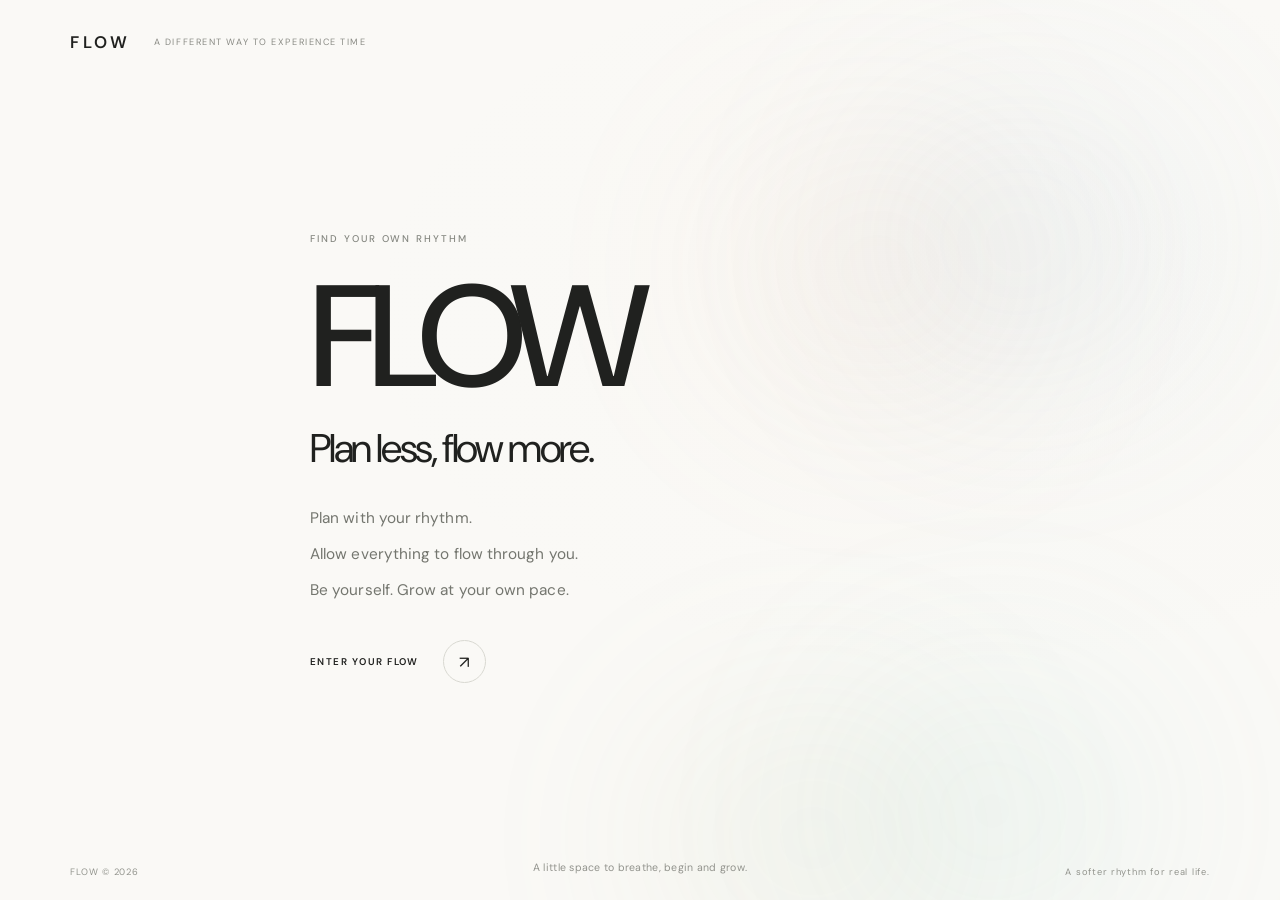
<file: index.html>
<!DOCTYPE html>
<html lang="en">
<head>
  <meta charset="UTF-8">
  <meta name="viewport" content="width=device-width, initial-scale=1.0">
  <meta name="theme-color" content="#faf9f6">
  <meta name="description" content="FLOW — A softer, more personal way to experience time.">
  <title>FLOW — Plan less, flow more.</title>
  <link rel="stylesheet" href="style.css">
  <script src="script.js" defer></script>
</head>
<body>
  <main class="experience" id="experience">
    <header class="brand">
      <a class="wordmark" href=" " id="homeLink" aria-label="FLOW home">FLOW</a >
      <p class="eyebrow">A DIFFERENT WAY TO EXPERIENCE TIME</p >
    </header>
    <section class="intro" id="intro" aria-label="Welcome to FLOW">
      <div class="mist mist-air"></div>
      <div class="mist mist-fire"></div>
      <div class="mist mist-water"></div>
      <div class="mist mist-earth"></div>
      <div class="intro-copy">
        <p class="intro-kicker">FIND YOUR OWN RHYTHM</p >
        <h1>
          <span class="hero-word">FLOW</span>
          <span class="hero-tagline">Plan less, flow more.</span>
        </h1>
        <div class="intro-manifesto">
          <p>Plan with your rhythm.</p >
          <p>Allow everything to flow through you.</p >
          <p>Be yourself. Grow at your own pace.</p >
        </div>
        <button
          class="enter-button"
          id="enterButton"
          type="button"
          aria-label="Enter the four elements"
        >
          <span class="enter-label">ENTER YOUR FLOW</span>
          <span class="enter-icon" aria-hidden="true">↗</span>
        </button>
      </div>
      <p class="scroll-note">A little space to breathe, begin and grow.</p >
    </section>
    <section
      class="quadrants"
      id="quadrants"
      aria-label="Explore the four elements"
    >
      <div class="elements-heading">
        <p class="section-kicker">FOUR ELEMENTS · ONE FLOW</p >
        <h2>Find your element.</h2>
        <p class="section-intro">
          Four ways to reconnect with yourself and your time.
        </p >
      </div>
      <div class="elements-grid">
        <!-- AIR: opens the dedicated Air experience -->
        <a class="element-card air" href="air.html">
          <span class="card-topline">
            <span class="card-index">01 / AWARENESS</span>
            <span class="element-emoji" aria-hidden="true">🌬️</span>
          </span>
          <span class="element-name">Air</span>
          <span class="element-description">
            Pause, breathe, find your direction.
          </span>
          <span class="card-bottom">
            <span class="card-theme">Awareness &amp; Vision</span>
            <span class="card-arrow" aria-hidden="true">↗</span>
          </span>
        </a >
        <button class="element-card fire" data-element="fire" type="button">
          <span class="card-topline">
            <span class="card-index">02 / INTENTION</span>
            <span class="element-emoji" aria-hidden="true">🔥</span>
          </span>
          <span class="element-name">Fire</span>
          <span class="element-description">
            Turn intention into a small first step.
          </span>
          <span class="card-bottom">
            <span class="card-theme">Intention &amp; Action</span>
            <span class="card-arrow" aria-hidden="true">↗</span>
          </span>
        </button>
        <button class="element-card water" data-element="water" type="button">
          <span class="card-topline">
            <span class="card-index">03 / EXPLORATION</span>
            <span class="element-emoji" aria-hidden="true">💧</span>
          </span>
          <span class="element-name">Water</span>
          <span class="element-description">
            Keep the moments that move you.
          </span>
          <span class="card-bottom">
            <span class="card-theme">Exploration &amp; Experience</span>
            <span class="card-arrow" aria-hidden="true">↗</span>
          </span>
        </button>
        <button class="element-card earth" data-element="earth" type="button">
          <span class="card-topline">
            <span class="card-index">04 / REFLECTION</span>
            <span class="element-emoji" aria-hidden="true">🌍</span>
          </span>
          <span class="element-name">Earth</span>
          <span class="element-description">
            See how your story takes shape.
          </span>
          <span class="card-bottom">
            <span class="card-theme">Reflection &amp; Growth</span>
            <span class="card-arrow" aria-hidden="true">↗</span>
          </span>
        </button>
      </div>
    </section>
    <footer class="site-footer">
      <span>FLOW © <span id="year"></span></span>
      <span class="footer-note">A softer rhythm for real life.</span>
    </footer>
    <div class="toast" id="toast" role="status" aria-live="polite"></div>
  </main>
</body>
</html>
</file>
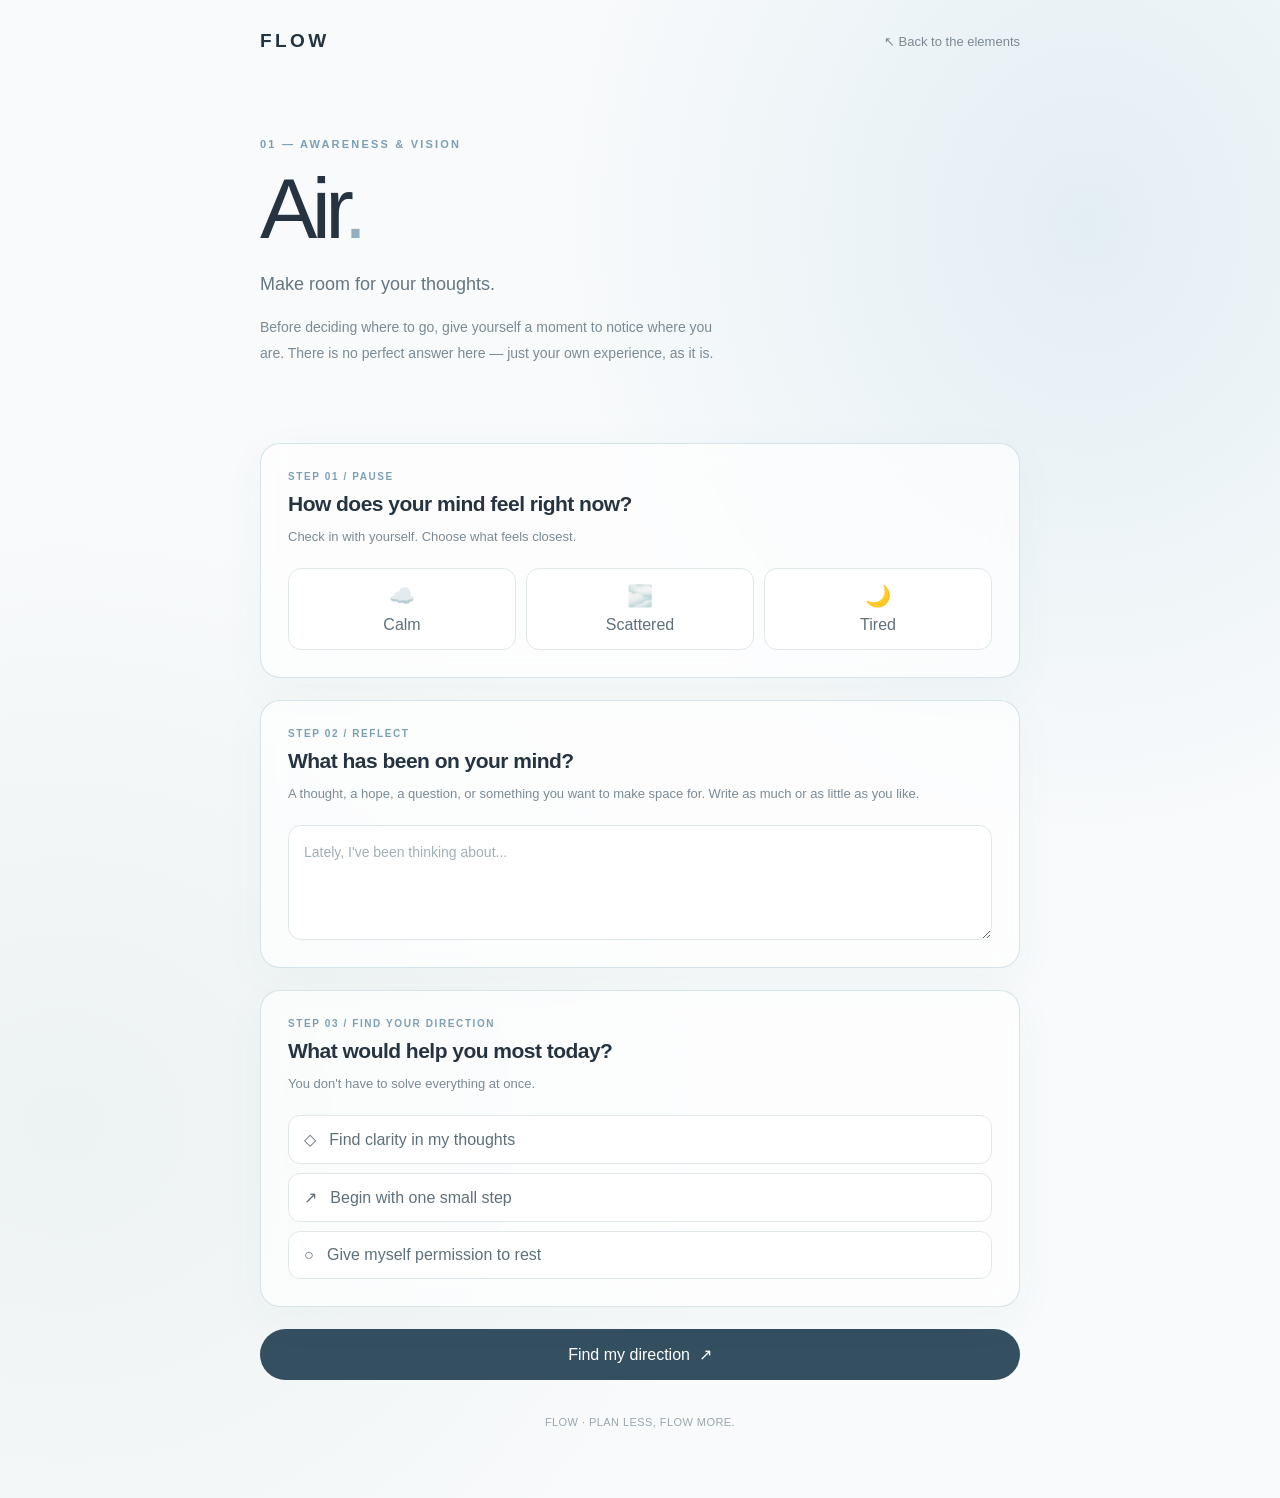
<file: air.html>
<!DOCTYPE html>
<html lang="en">
<head>
  <meta charset="UTF-8">
  <meta name="viewport" content="width=device-width, initial-scale=1.0">
  <meta name="theme-color" content="#f8fafb">
  <title>Air — Awareness & Vision | FLOW</title>

  <style>
    :root {
      --paper: #f8fafb;
      --ink: #253440;
      --muted: #7b8a95;
      --blue: #7d9fb4;
      --line: #dfe7eb;
    }

    * {
      box-sizing: border-box;
    }

    body {
      margin: 0;
      min-height: 100vh;
      color: var(--ink);
      background:
        radial-gradient(ellipse at 85% 15%, #e3eef4 0, transparent 34%),
        radial-gradient(ellipse at 5% 75%, #edf2f2 0, transparent 38%),
        var(--paper);
      font-family: -apple-system, BlinkMacSystemFont, "Segoe UI",
        sans-serif;
    }

    button, textarea {
      font: inherit;
    }

    button {
      cursor: pointer;
    }

    .page {
      width: min(100% - 40px, 760px);
      margin: 0 auto;
      padding: 30px 0 70px;
    }

    .topbar {
      display: flex;
      justify-content: space-between;
      align-items: center;
      gap: 16px;
    }

    .wordmark {
      color: var(--ink);
      text-decoration: none;
      font-size: 19px;
      font-weight: 750;
      letter-spacing: .18em;
    }

    .back-link {
      color: var(--muted);
      text-decoration: none;
      font-size: 13px;
    }

    .back-link:hover {
      color: var(--ink);
    }

    .hero {
      padding: 75px 0 40px;
      animation: appear .8s ease both;
    }

    .eyebrow {
      color: var(--blue);
      font-size: 11px;
      font-weight: 700;
      letter-spacing: .2em;
      text-transform: uppercase;
    }

    h1 {
      margin: 15px 0 8px;
      font-size: clamp(54px, 10vw, 86px);
      font-weight: 450;
      letter-spacing: -.065em;
      line-height: 1;
    }

    .subtitle {
      margin: 18px 0 0;
      color: #647783;
      font-size: 18px;
      line-height: 1.7;
    }

    .intro {
      max-width: 470px;
      color: var(--muted);
      font-size: 14px;
      line-height: 1.9;
    }

    .panel {
      margin-top: 22px;
      padding: 27px;
      border: 1px solid rgba(210, 224, 231, .9);
      border-radius: 20px;
      background: rgba(255, 255, 255, .66);
      box-shadow: 0 12px 45px rgba(77, 107, 124, .045);
      backdrop-filter: blur(12px);
    }

    .step {
      margin: 0 0 10px;
      color: var(--blue);
      font-size: 10px;
      font-weight: 750;
      letter-spacing: .16em;
      text-transform: uppercase;
    }

    h2 {
      margin: 0 0 10px;
      font-size: 21px;
      font-weight: 550;
      letter-spacing: -.025em;
    }

    .hint {
      margin: 0 0 20px;
      color: var(--muted);
      font-size: 13px;
      line-height: 1.7;
    }

    .choice-grid {
      display: grid;
      grid-template-columns: repeat(3, minmax(0, 1fr));
      gap: 10px;
    }

    .choice {
      min-height: 82px;
      padding: 13px 8px;
      border: 1px solid var(--line);
      border-radius: 13px;
      color: #5e707b;
      background: #fff;
      transition: border-color .2s, background .2s,
        transform .2s;
    }

    .choice:hover {
      transform: translateY(-2px);
      border-color: #a8c0cf;
    }

    .choice[aria-pressed="true"] {
      border-color: #83a6bb;
      background: #eaf2f6;
      color: #29495d;
      box-shadow: inset 0 0 0 1px #83a6bb;
    }

    .choice-emoji {
      display: block;
      margin-bottom: 8px;
      font-size: 21px;
    }

    textarea {
      display: block;
      width: 100%;
      min-height: 115px;
      resize: vertical;
      padding: 15px;
      border: 1px solid var(--line);
      border-radius: 13px;
      outline: none;
      color: var(--ink);
      background: #fff;
      font-size: 14px;
      line-height: 1.7;
    }

    textarea:focus {
      border-color: #83a6bb;
      box-shadow: 0 0 0 3px rgba(131, 166, 187, .13);
    }

    textarea::placeholder {
      color: #a3afb6;
    }

    .intention-list {
      display: grid;
      gap: 9px;
    }

    .intention {
      padding: 14px 15px;
      border: 1px solid var(--line);
      border-radius: 12px;
      color: #5e707b;
      background: #fff;
      text-align: left;
      transition: background .2s, border-color .2s;
    }

    .intention[aria-pressed="true"] {
      border-color: #83a6bb;
      background: #eaf2f6;
      color: #29495d;
    }

    .finish {
      display: block;
      width: 100%;
      margin-top: 22px;
      padding: 16px 20px;
      border: 0;
      border-radius: 999px;
      color: white;
      background: #344f60;
      transition: background .2s, transform .2s;
    }

    .finish:hover {
      transform: translateY(-1px);
      background: #253e4e;
    }

    .result {
      display: none;
      margin-top: 18px;
      padding: 22px;
      border-radius: 16px;
      background: #eaf2f6;
      color: #34566a;
      line-height: 1.8;
      animation: appear .4s ease both;
    }

    .result.show {
      display: block;
    }

    .result strong {
      display: block;
      margin-bottom: 8px;
      font-size: 17px;
    }

    .footer {
      padding-top: 36px;
      color: #9aa7ae;
      font-size: 11px;
      letter-spacing: .04em;
      text-align: center;
    }

    @keyframes appear {
      from {
        opacity: 0;
        transform: translateY(10px);
      }
      to {
        opacity: 1;
        transform: translateY(0);
      }
    }

    @media (max-width: 520px) {
      .page {
        width: min(100% - 28px, 760px);
        padding-top: 22px;
      }

      .hero {
        padding-top: 58px;
      }

      .panel {
        padding: 20px 16px;
      }

      .choice-grid {
        gap: 6px;
      }

      .choice {
        font-size: 12px;
      }
    }

    @media (prefers-reduced-motion: reduce) {
      *, *::before, *::after {
        animation-duration: .01ms !important;
        transition-duration: .01ms !important;
      }
    }
  </style>
</head>

<body>
  <main class="page">
    <nav class="topbar" aria-label="Main navigation">
      <a class="wordmark" href=" ">FLOW</a >
      <a class="back-link" href="index.html">↖ Back to the elements</a >
    </nav>

    <header class="hero">
      <p class="eyebrow">01 — Awareness &amp; Vision</p >
      <h1>Air<span style="color:#91afc0">.</span></h1>
      <p class="subtitle">Make room for your thoughts.</p >
      <p class="intro">
        Before deciding where to go, give yourself a moment to notice
        where you are. There is no perfect answer here — just your own
        experience, as it is.
      </p >
    </header>

    <form id="airForm">
      <section class="panel">
        <p class="step">Step 01 / Pause</p >
        <h2>How does your mind feel right now?</h2>
        <p class="hint">Check in with yourself. Choose what feels closest.</p >

        <div class="choice-grid" id="moodChoices">
          <button class="choice" type="button"
            data-value="calm" aria-pressed="false">
            <span class="choice-emoji">☁️</span>
            Calm
          </button>
          <button class="choice" type="button"
            data-value="scattered" aria-pressed="false">
            <span class="choice-emoji">🌫️</span>
            Scattered
          </button>
          <button class="choice" type="button"
            data-value="tired" aria-pressed="false">
            <span class="choice-emoji">🌙</span>
            Tired
          </button>
        </div>
      </section>

      <section class="panel">
        <p class="step">Step 02 / Reflect</p >
        <h2>What has been on your mind?</h2>
        <p class="hint">
          A thought, a hope, a question, or something you want to make
          space for. Write as much or as little as you like.
        </p >
        <textarea id="reflection"
          placeholder="Lately, I've been thinking about..."
          maxlength="500"></textarea>
      </section>

      <section class="panel">
        <p class="step">Step 03 / Find your direction</p >
        <h2>What would help you most today?</h2>
        <p class="hint">You don't have to solve everything at once.</p >

        <div class="intention-list" id="intentionChoices">
          <button class="intention" type="button"
            data-value="clarity" aria-pressed="false">
            ◇ &nbsp; Find clarity in my thoughts
          </button>
          <button class="intention" type="button"
            data-value="begin" aria-pressed="false">
            ↗ &nbsp; Begin with one small step
          </button>
          <button class="intention" type="button"
            data-value="rest" aria-pressed="false">
            ○ &nbsp; Give myself permission to rest
          </button>
        </div>
      </section>

      <button class="finish" type="submit">
        Find my direction&nbsp; ↗
      </button>
    </form>

    <section class="result" id="result" role="status"
      aria-live="polite">
      <strong id="resultTitle">A moment for yourself.</strong>
      <span id="resultText"></span>
    </section>

    <footer class="footer">
      FLOW · PLAN LESS, FLOW MORE.
    </footer>
  </main>

  <script>
    let selectedMood = "";
    let selectedIntention = "";

    function setupChoices(containerId, callback) {
      const container = document.getElementById(containerId);

      container.querySelectorAll("button").forEach((button) => {
        button.addEventListener("click", () => {
          container.querySelectorAll("button").forEach((item) => {
            item.setAttribute("aria-pressed", "false");
          });

          button.setAttribute("aria-pressed", "true");
          callback(button.dataset.value);
        });
      });
    }

    setupChoices("moodChoices", (value) => {
      selectedMood = value;
    });

    setupChoices("intentionChoices", (value) => {
      selectedIntention = value;
    });

    document.getElementById("airForm").addEventListener("submit", (event) => {
      event.preventDefault();

      if (!selectedMood || !selectedIntention) {
        alert("Choose how you feel and what you need today first.");
        return;
      }

      const messages = {
        calm: "You have a little space to listen to yourself. Let that calm guide your next choice.",
        scattered: "You don't need to organise every thought right now. Start with the one that matters most.",
        tired: "You don't have to force clarity. Sometimes slowing down is a meaningful step."
      };

      const intentions = {
        clarity: "Take a minute to write down what matters most, without judging the answer.",
        begin: "Choose one task you can start in five minutes. Beginning is enough for now.",
        rest: "Give yourself a short pause without needing to earn it."
      };

      document.getElementById("resultTitle").textContent =
        "A little space, just for you.";

      document.getElementById("resultText").textContent =
        messages[selectedMood] + " " + intentions[selectedIntention];

      const result = document.getElementById("result");
      result.classList.add("show");
      result.scrollIntoView({ behavior: "smooth", block: "center" });
    });
  </script>
</body>
</html>
</file>
<file: style.css>
@import url('https://fonts.googleapis.com/css2?family=DM+Sans:wght@400;500;600;700&family=Playfair+Display:ital,wght@0,400;0,500;1,400&display=swap');

:root {
  --ink: #121827;
  --paper: #faf9f6;
  --text: #20211f;
  --muted: #777972;
  --air: #9abfe0;
  --fire: #e9a16e;
  --water: #76c8c4;
  --earth: #a8b88a;
  --ease: cubic-bezier(.22, .7, .18, 1);
}

* {
  box-sizing: border-box;
}

html {
  min-height: 100%;
  scroll-behavior: smooth;
}

body {
  margin: 0;
  min-height: 100%;
  background: var(--paper);
  color: var(--text);
  font-family: "DM Sans", Arial, sans-serif;
  overflow-x: hidden;
}

button,
a {
  font: inherit;
}

button {
  -webkit-tap-highlight-color: transparent;
}

button:focus-visible,
a:focus-visible {
  outline: 2px solid #769ac2;
  outline-offset: 5px;
}

.experience {
  position: relative;
  isolation: isolate;
  min-height: 100svh;
  overflow: hidden;
  background: var(--paper);
}

/* --------------------------------
   BRAND
-------------------------------- */

.brand {
  position: absolute;
  z-index: 6;
  top: 31px;
  left: 5.5%;
  display: flex;
  align-items: center;
  gap: 23px;
}

.wordmark {
  color: var(--text);
  text-decoration: none;
  font-size: 1.05rem;
  font-weight: 600;
  letter-spacing: .2em;
}

.eyebrow {
  margin: 0;
  color: #898a84;
  font-size: .57rem;
  letter-spacing: .17em;
}

/* --------------------------------
   OPENING SCREEN
-------------------------------- */

.intro {
  position: relative;
  display: grid;
  place-items: center;
  min-height: 100svh;
  padding: 100px 24px 85px;
  overflow: hidden;
  background:
    radial-gradient(
      ellipse at 75% 35%,
      rgba(226, 228, 221, .18),
      transparent 43%
    ),
    var(--paper);
  transition:
    opacity .85s var(--ease),
    transform 1.1s var(--ease),
    visibility 0s linear 1s;
}

.intro::before {
  content: "";
  position: absolute;
  inset: 0;
  z-index: 0;
  pointer-events: none;
  background:
    linear-gradient(
      90deg,
      rgba(250, 249, 246, .98) 0%,
      rgba(250, 249, 246, .92) 45%,
      rgba(250, 249, 246, .5) 100%
    );
}

.intro-copy {
  position: relative;
  z-index: 2;
  width: min(100%, 660px);
  margin: auto;
  padding: 20px 0;
  text-align: left;
  animation: intro-arrive 1.15s .1s both;
}

.intro-kicker {
  margin: 0 0 24px;
  color: #858780;
  font-size: .61rem;
  font-weight: 500;
  letter-spacing: .2em;
}

.intro h1 {
  display: flex;
  flex-direction: column;
  align-items: flex-start;
  gap: 8px;
  margin: 0;
  font-family: "DM Sans", Arial, sans-serif;
  font-weight: 400;
  letter-spacing: -.065em;
  line-height: 1;
}

.hero-word {
  font-size: clamp(5rem, 12vw, 9rem);
  font-weight: 500;
  letter-spacing: -.085em;
  line-height: .95;
}

.hero-tagline {
  margin-top: 10px;
  font-size: clamp(1.55rem, 3.4vw, 2.5rem);
  font-weight: 400;
  letter-spacing: -.055em;
  line-height: 1.2;
}

.intro-manifesto {
  display: grid;
  gap: 10px;
  margin-top: 33px;
}

.intro-manifesto p {
  margin: 0;
  color: #74766f;
  font-size: clamp(.85rem, 1.4vw, .96rem);
  font-weight: 400;
  line-height: 1.7;
  letter-spacing: .005em;
}

.enter-button {
  display: inline-flex;
  align-items: center;
  gap: 24px;
  margin-top: 37px;
  padding: 0;
  border: 0;
  background: transparent;
  color: var(--text);
  cursor: pointer;
  text-align: left;
}

.enter-label {
  font-size: .61rem;
  font-weight: 600;
  letter-spacing: .15em;
}

.enter-icon {
  display: grid;
  place-items: center;
  width: 43px;
  height: 43px;
  border: 1px solid #d8d8d1;
  border-radius: 50%;
  font-size: 1.05rem;
  transition:
    background .35s,
    color .35s,
    border-color .35s,
    transform .45s var(--ease);
}

.enter-button:hover .enter-icon {
  transform: translate(3px, -3px);
  border-color: var(--text);
  background: var(--text);
  color: white;
}

.scroll-note {
  position: absolute;
  z-index: 2;
  right: 25px;
  bottom: 26px;
  left: 25px;
  margin: 0;
  color: #92938d;
  font-size: .66rem;
  letter-spacing: .025em;
  text-align: center;
}

/* --------------------------------
   SUBTLE FOUR-COLOR ATMOSPHERE
-------------------------------- */

.mist {
  position: absolute;
  z-index: 0;
  width: clamp(260px, 37vw, 510px);
  aspect-ratio: 1.15;
  border-radius: 50%;
  filter: blur(clamp(55px, 8vw, 100px));
  opacity: .19;
  pointer-events: none;
  animation:
    mist-breathe 17s ease-in-out infinite alternate,
    mist-drift 25s ease-in-out infinite alternate;
  will-change: transform;
}

.mist-air {
  top: 4%;
  right: 2%;
  background: radial-gradient(
    ellipse,
    rgba(143, 188, 226, .82),
    rgba(143, 188, 226, .12) 60%,
    transparent 75%
  );
  animation-delay: -3s, -7s;
}

.mist-fire {
  top: 7%;
  right: 13%;
  background: radial-gradient(
    ellipse,
    rgba(238, 177, 133, .72),
    rgba(238, 177, 133, .08) 60%,
    transparent 76%
  );
  animation-delay: -8s, -2s;
}

.mist-water {
  right: 4%;
  bottom: -13%;
  background: radial-gradient(
    ellipse,
    rgba(117, 201, 196, .72),
    rgba(117, 201, 196, .08) 62%,
    transparent 76%
  );
  animation-delay: -5s, -11s;
}

.mist-earth {
  right: 18%;
  bottom: -16%;
  background: radial-gradient(
    ellipse,
    rgba(167, 184, 136, .7),
    rgba(167, 184, 136, .07) 62%,
    transparent 76%
  );
  animation-delay: -10s, -5s;
}

/* --------------------------------
   FOUR ELEMENTS PAGE
-------------------------------- */

.quadrants {
  position: absolute;
  z-index: 3;
  inset: 0;
  display: flex;
  flex-direction: column;
  gap: 26px;
  padding: 108px 5.5% 76px;
  overflow-x: hidden;
  overflow-y: auto;
  background:
    radial-gradient(
      ellipse at 50% 0%,
      rgba(55, 72, 94, .24),
      transparent 55%
    ),
    linear-gradient(145deg, #151d2a, #101725 60%, #141d28);
  color: #f5f4ef;
  opacity: 0;
  visibility: hidden;
  pointer-events: none;
  transform: translateY(14px) scale(.99);
  transition:
    opacity .85s var(--ease),
    transform 1s var(--ease),
    visibility 0s linear .9s;
}

.elements-heading {
  flex: 0 0 auto;
  width: min(100%, 760px);
  margin: 0 auto;
  text-align: center;
}

.section-kicker {
  margin: 0 0 13px;
  color: #a2adba;
  font-size: .58rem;
  font-weight: 500;
  letter-spacing: .2em;
}

.elements-heading h2 {
  margin: 0;
  color: #f5f4ef;
  font-family: "Playfair Display", Georgia, serif;
  font-size: clamp(2.15rem, 4vw, 3.3rem);
  font-weight: 400;
  letter-spacing: -.045em;
  line-height: 1.15;
}

.section-intro {
  margin: 12px 0 0;
  color: #aeb7c2;
  font-size: .83rem;
  line-height: 1.6;
}

.elements-grid {
  display: grid;
  grid-template-columns: repeat(2, minmax(0, 1fr));
  gap: 12px;
  width: min(100%, 1080px);
  margin: 0 auto;
  flex: 1 0 auto;
}

/* Element cards */

.element-card {
  --accent: #c2d5e8;

  position: relative;
  display: flex;
  flex-direction: column;
  align-items: stretch;
  justify-content: space-between;
  min-width: 0;
  min-height: 205px;
  padding: clamp(19px, 2.5vw, 31px);
  overflow: hidden;
  border: 1px solid rgba(255, 255, 255, .105);
  border-radius: 3px;
  background: rgba(255, 255, 255, .025);
  color: #f5f4ef;
  text-align: left;
  cursor: pointer;
  isolation: isolate;
  transition:
    background .45s,
    border-color .45s,
    transform .5s var(--ease);
}

.element-card::before {
  content: "";
  position: absolute;
  z-index: -1;
  inset: 0;
  background:
    radial-gradient(
      ellipse at 80% 15%,
      var(--glow),
      transparent 62%
    );
  opacity: .6;
  transform: scale(1);
  transition:
    opacity .6s,
    transform .8s var(--ease);
  pointer-events: none;
}

.element-card::after {
  content: "";
  position: absolute;
  z-index: -1;
  inset: 0;
  background: linear-gradient(
    130deg,
    rgba(255, 255, 255, .045),
    transparent 55%
  );
  opacity: .55;
  pointer-events: none;
}

.element-card:hover {
  border-color: color-mix(in srgb, var(--accent) 48%, transparent);
  background: rgba(255, 255, 255, .045);
  transform: translateY(-3px);
}

.element-card:hover::before {
  opacity: 1;
  transform: scale(1.12);
}

.element-card:active {
  transform: scale(.99);
}

.element-card.air {
  --accent: #a9ccec;
  --glow: rgba(93, 146, 198, .28);
}

.element-card.fire {
  --accent: #f0b18a;
  --glow: rgba(209, 121, 77, .27);
}

.element-card.water {
  --accent: #8dd9d4;
  --glow: rgba(63, 174, 174, .26);
}

.element-card.earth {
  --accent: #c0d19d;
  --glow: rgba(126, 155, 91, .26);
}

.card-topline,
.card-bottom {
  position: relative;
  z-index: 1;
  display: flex;
  align-items: center;
  justify-content: space-between;
  gap: 12px;
}

.card-index {
  color: #b6c0cc;
  font-size: .55rem;
  font-weight: 500;
  letter-spacing: .15em;
}

.element-emoji {
  display: inline-flex;
  align-items: center;
  justify-content: center;
  width: 40px;
  height: 40px;
  border: 1px solid rgba(255, 255, 255, .1);
  border-radius: 50%;
  background: rgba(255, 255, 255, .045);
  font-size: 1.15rem;
  transition: transform .5s var(--ease);
}

.element-card:hover .element-emoji {
  transform: translateY(-2px) rotate(-5deg);
}

.element-name {
  position: relative;
  z-index: 1;
  display: block;
  margin-top: 20px;
  font-family: "Playfair Display", Georgia, serif;
  font-size: clamp(2.4rem, 4.4vw, 4rem);
  font-weight: 400;
  letter-spacing: -.045em;
  line-height: 1.05;
}

.element-description {
  position: relative;
  z-index: 1;
  display: block;
  max-width: 310px;
  margin-top: 10px;
  color: #c1cad4;
  font-size: .8rem;
  line-height: 1.7;
}

.card-bottom {
  margin-top: 23px;
}

.card-theme {
  color: var(--accent);
  font-size: .57rem;
  letter-spacing: .035em;
}

.card-arrow {
  display: inline-flex;
  align-items: center;
  justify-content: center;
  flex: 0 0 auto;
  width: 30px;
  height: 30px;
  border: 1px solid rgba(255, 255, 255, .14);
  border-radius: 50%;
  font-size: .95rem;
  transition:
    transform .35s var(--ease),
    background .35s;
}

.element-card:hover .card-arrow {
  transform: translate(2px, -2px);
  background: rgba(255, 255, 255, .08);
}

/* --------------------------------
   FOOTER
-------------------------------- */

.site-footer {
  position: absolute;
  z-index: 5;
  right: 0;
  bottom: 0;
  left: 0;
  display: flex;
  justify-content: space-between;
  align-items: center;
  gap: 20px;
  padding: 22px 5.5%;
  color: #92948d;
  font-size: .58rem;
  letter-spacing: .08em;
  pointer-events: none;
  transition: color .6s;
}

.footer-note {
  text-align: right;
}

/* Footer adapts to the dark elements page */

.experience.is-exploring .site-footer {
  color: #9aa6b5;
}

/* --------------------------------
   OPENING / ELEMENTS TRANSITION
-------------------------------- */

.experience.is-exploring {
  background: var(--ink);
}

.experience.is-exploring .brand .wordmark {
  color: #f5f4ef;
}

.experience.is-exploring .brand .eyebrow {
  color: #9aa6b5;
}

.experience.is-exploring .intro {
  opacity: 0;
  visibility: hidden;
  transform: scale(1.025);
  pointer-events: none;
  transition:
    opacity .7s var(--ease),
    transform 1s var(--ease),
    visibility 0s linear .9s;
}

.experience.is-exploring .quadrants {
  opacity: 1;
  visibility: visible;
  pointer-events: auto;
  transform: translateY(0) scale(1);
  transition:
    opacity .85s var(--ease),
    transform 1s var(--ease),
    visibility 0s;
}

.experience.is-exploring .mist {
  opacity: 0;
  animation-play-state: paused;
}

/* --------------------------------
   ELEMENT FEEDBACK
-------------------------------- */

.toast {
  position: fixed;
  z-index: 12;
  right: 20px;
  bottom: 76px;
  left: 20px;
  width: fit-content;
  max-width: min(500px, calc(100vw - 40px));
  margin: 0 auto;
  padding: 14px 20px;
  border: 1px solid rgba(255, 255, 255, .15);
  border-radius: 3px;
  background: rgba(20, 29, 42, .94);
  color: #f1f2ef;
  font-size: .78rem;
  line-height: 1.65;
  text-align: center;
  opacity: 0;
  visibility: hidden;
  transform: translateY(10px);
  transition:
    opacity .3s,
    transform .3s,
    visibility .3s;
  backdrop-filter: blur(18px);
  -webkit-backdrop-filter: blur(18px);
}

.toast.show {
  opacity: 1;
  visibility: visible;
  transform: translateY(0);
}

/* --------------------------------
   ANIMATIONS
-------------------------------- */

@keyframes intro-arrive {
  from {
    opacity: 0;
    transform: translateY(13px);
  }
  to {
    opacity: 1;
    transform: translateY(0);
  }
}

@keyframes mist-breathe {
  from {
    border-radius: 44% 56% 59% 41% / 45% 42% 58% 55%;
    scale: .94;
  }
  to {
    border-radius: 58% 42% 43% 57% / 54% 58% 42% 46%;
    scale: 1.08;
  }
}

@keyframes mist-drift {
  from {
    translate: -1% 1%;
  }
  to {
    translate: 2% -2%;
  }
}

/* --------------------------------
   RESPONSIVE LAYOUT
-------------------------------- */

@media (min-width: 1200px) {
  .elements-grid {
    gap: 15px;
  }

  .element-card {
    min-height: 230px;
  }
}

@media (max-width: 650px) {
  .brand {
    top: 23px;
    left: 22px;
    align-items: flex-start;
    flex-direction: column;
    gap: 7px;
  }

  .wordmark {
    font-size: .95rem;
  }

  .eyebrow {
    font-size: .48rem;
    letter-spacing: .11em;
  }

  .intro {
    padding: 100px 27px 85px;
  }

  .intro::before {
    background: linear-gradient(
      90deg,
      rgba(250, 249, 246, .96),
      rgba(250, 249, 246, .78)
    );
  }

  .intro-copy {
    width: 100%;
  }

  .intro-kicker {
    margin-bottom: 22px;
    font-size: .53rem;
  }

  .hero-word {
    font-size: clamp(4.8rem, 19vw, 7rem);
  }

  .hero-tagline {
    max-width: 350px;
    font-size: clamp(1.65rem, 7vw, 2.2rem);
  }

  .intro-manifesto {
    gap: 8px;
    margin-top: 27px;
  }

  .intro-manifesto p {
    max-width: 330px;
    font-size: .81rem;
  }

  .enter-button {
    gap: 17px;
    margin-top: 30px;
  }

  .enter-icon {
    width: 39px;
    height: 39px;
  }

  .scroll-note {
    bottom: 20px;
    font-size: .6rem;
  }

  .mist {
    width: 74vw;
    filter: blur(55px);
    opacity: .15;
  }

  .mist-air {
    top: 3%;
    right: -20%;
    left: auto;
  }

  .mist-fire {
    top: 17%;
    right: -22%;
  }

  .mist-water {
    right: -15%;
    bottom: 3%;
    left: auto;
  }

  .mist-earth {
    right: 5%;
    bottom: -10%;
  }

  .quadrants {
    gap: 20px;
    padding: 108px 17px 75px;
  }

  .elements-heading {
    padding: 0 4px;
  }

  .section-kicker {
    font-size: .5rem;
  }

  .elements-heading h2 {
    font-size: 2.35rem;
  }

  .section-intro {
    max-width: 300px;
    margin: 10px auto 0;
    font-size: .76rem;
  }

  .elements-grid {
    gap: 9px;
  }

  .element-card {
    min-height: 195px;
    padding: 15px 13px;
  }

  .card-index {
    font-size: .43rem;
    letter-spacing: .08em;
  }

  .element-emoji {
    width: 31px;
    height: 31px;
    font-size: .95rem;
  }

  .element-name {
    margin-top: 19px;
    font-size: clamp(2rem, 9vw, 3.15rem);
  }

  .element-description {
    margin-top: 9px;
    font-size: .69rem;
    line-height: 1.55;
  }

  .card-bottom {
    gap: 5px;
    margin-top: 17px;
  }

  .card-theme {
    max-width: calc(100% - 24px);
    font-size: .47rem;
    line-height: 1.5;
  }

  .card-arrow {
    width: 23px;
    height: 23px;
    font-size: .8rem;
  }

  .site-footer {
    padding: 17px 18px;
    font-size: .5rem;
  }

  .toast {
    bottom: 66px;
    font-size: .73rem;
  }
}

@media (max-width: 370px) {
  .quadrants {
    padding-right: 11px;
    padding-left: 11px;
  }

  .elements-grid {
    gap: 7px;
  }

  .element-card {
    padding: 12px 10px;
  }

  .element-name {
    font-size: 1.9rem;
  }

  .element-description {
    font-size: .65rem;
  }

  .card-index {
    font-size: .4rem;
  }
}

/* Keyboard accessibility and reduced motion */

@media (prefers-reduced-motion: reduce) {
  *,
  *::before,
  *::after {
    animation-duration: .01ms !important;
    animation-iteration-count: 1 !important;
    scroll-behavior: auto !important;
    transition-duration: .01ms !important;
  }
}
.element-card {
  text-decoration: none;
}
</file>
